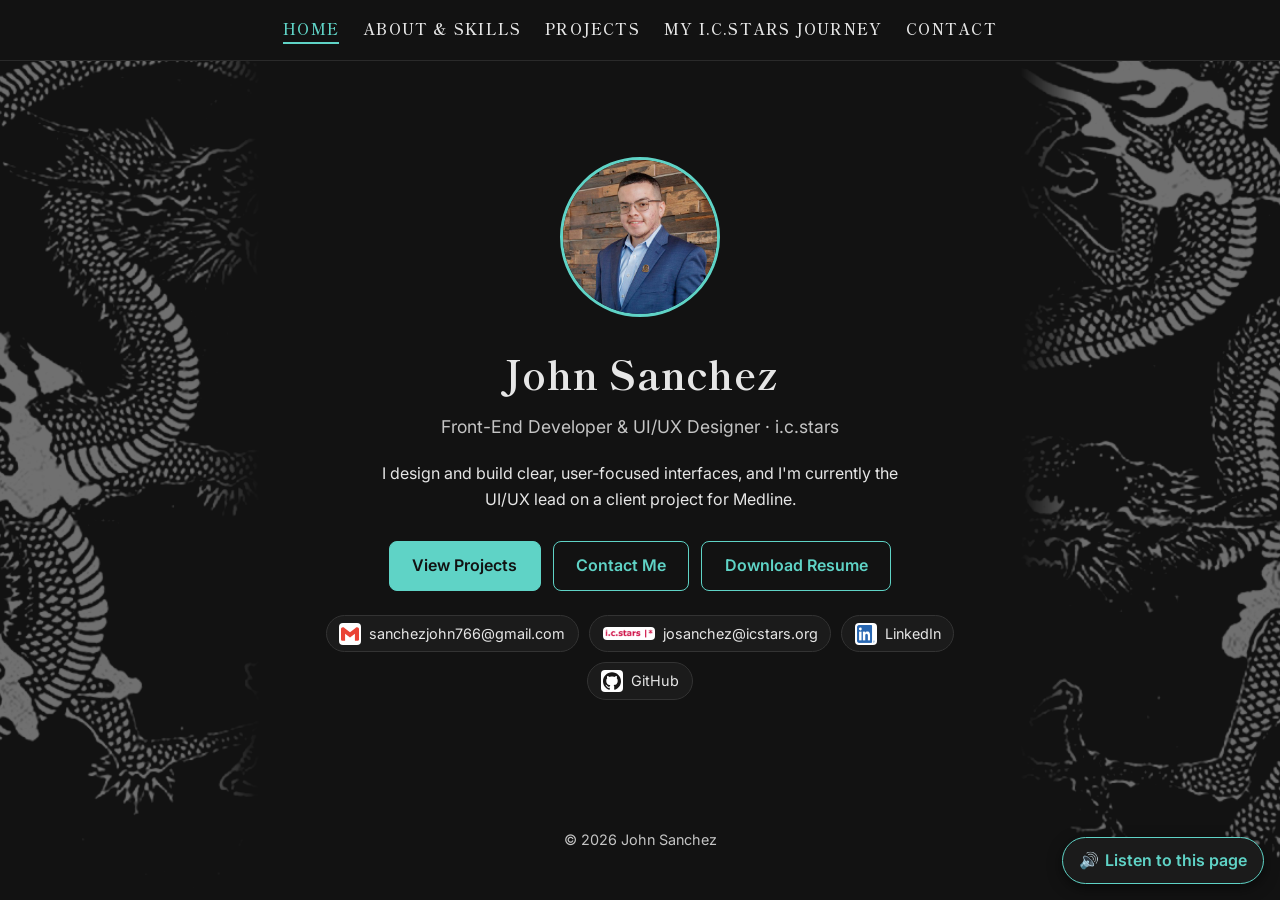
<file: index.html>
<!DOCTYPE html>
<html lang="en">

<head>
    <meta charset="UTF-8">
    <meta name="viewport" content="width=device-width, initial-scale=1.0">
    <title>John Sanchez - Portfolio</title>
    <link rel="preconnect" href="https://fonts.googleapis.com">
    <link rel="preconnect" href="https://fonts.gstatic.com" crossorigin>
    <link href="https://fonts.googleapis.com/css2?family=Inter:wght@400;600&family=Shippori+Mincho:wght@600;700&display=swap" rel="stylesheet">
    <link rel="stylesheet" href="style.css?v=12">
</head>

<body>
    <a class="skip-link" href="#main">Skip to content</a>
    <img src="dragon-left.png" alt="" class="side-art side-left" aria-hidden="true">
    <img src="dragon-right.png" alt="" class="side-art side-right" aria-hidden="true">
    <header>
        <nav>
            <a href="index.html" class="active" aria-current="page">Home</a>
            <a href="about.html">About &amp; Skills</a>
            <a href="projects.html">Projects</a>
            <a href="journey.html">My i.c.stars Journey</a>
            <a href="contact.html">Contact</a>
        </nav>
    </header>
    <main id="main" tabindex="-1">
        <section id="hero">
            <img src="profile.jpg?v=3" alt="Photo of John Sanchez" class="profile-pic">
            <h1>John Sanchez</h1>
            <p class="tagline">
                Front-End Developer &amp; UI/UX Designer · i.c.stars
            </p>
            <p class="intro">
                I design and build clear, user-focused interfaces, and I'm currently the UI/UX lead
                on a client project for Medline.
            </p>
            <div class="hero-buttons">
                <a class="btn btn-primary" href="projects.html">View Projects</a>
                <a class="btn" href="contact.html">Contact Me</a>
                <a class="btn" href="John-Sanchez-Resume.pdf" target="_blank" rel="noopener">Download Resume</a>
            </div>
            <ul class="quick-contact" aria-label="Contact information">
                <li><a href="mailto:sanchezjohn766@gmail.com"><img src="icons/gmail.svg" alt="">sanchezjohn766@gmail.com</a></li>
                <li><a href="mailto:josanchez@icstars.org"><img src="icons/icstars.png" alt="" class="wide">josanchez@icstars.org</a></li>
                <li><a href="https://www.linkedin.com/in/john-sanchez-it/" target="_blank" rel="noopener"><img src="icons/linkedin.png" alt="">LinkedIn</a></li>
                <li><a href="https://github.com/josanchez-star" target="_blank" rel="noopener"><img src="icons/github.svg" alt="">GitHub</a></li>
            </ul>
        </section>
    </main>
    <footer>
        <p>&copy; 2026 John Sanchez</p>
    </footer>
    <script src="read-aloud.js"></script>
</body>

</html>
</file>
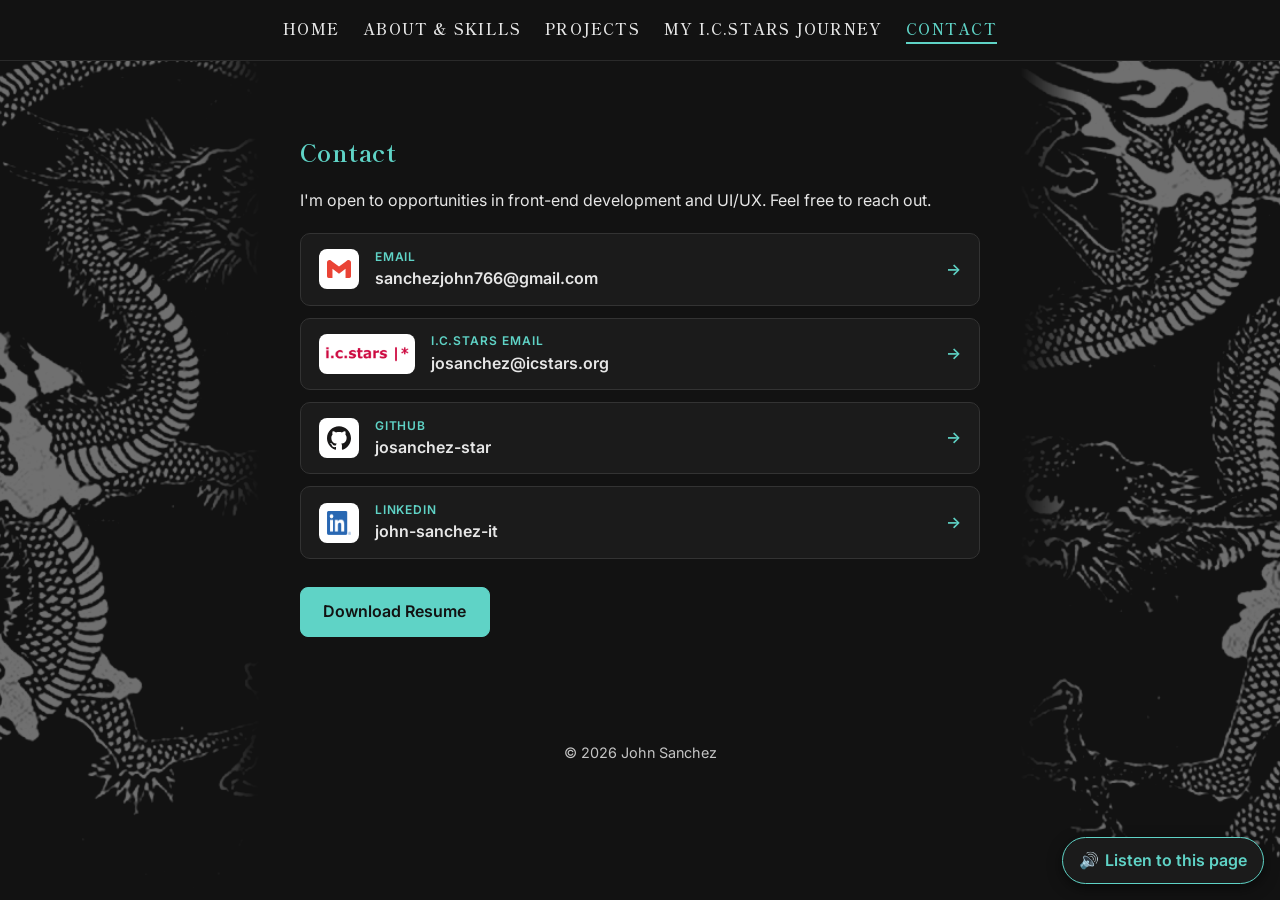
<file: contact.html>
<!DOCTYPE html>
<html lang="en">

<head>
    <meta charset="UTF-8">
    <meta name="viewport" content="width=device-width, initial-scale=1.0">
    <title>Contact | John Sanchez</title>
    <link rel="preconnect" href="https://fonts.googleapis.com">
    <link rel="preconnect" href="https://fonts.gstatic.com" crossorigin>
    <link href="https://fonts.googleapis.com/css2?family=Inter:wght@400;600&family=Shippori+Mincho:wght@600;700&display=swap" rel="stylesheet">
    <link rel="stylesheet" href="style.css?v=12">
</head>

<body>
    <a class="skip-link" href="#main">Skip to content</a>
    <img src="dragon-left.png" alt="" class="side-art side-left" aria-hidden="true">
    <img src="dragon-right.png" alt="" class="side-art side-right" aria-hidden="true">
    <header>
        <nav>
            <a href="index.html">Home</a>
            <a href="about.html">About &amp; Skills</a>
            <a href="projects.html">Projects</a>
            <a href="journey.html">My i.c.stars Journey</a>
            <a href="contact.html" class="active" aria-current="page">Contact</a>
        </nav>
    </header>
    <main id="main" tabindex="-1">
        <section id="contact">
            <h2>Contact</h2>
            <p class="contact-intro">I'm open to opportunities in front-end development and UI/UX. Feel free to reach out.</p>
            <div class="contact-links">
                <a class="contact-link" href="mailto:sanchezjohn766@gmail.com">
                    <span class="contact-icon"><img src="icons/gmail.svg" alt=""></span>
                    <span class="contact-text"><small>Email</small><span>sanchezjohn766@gmail.com</span></span>
                </a>
                <a class="contact-link" href="mailto:josanchez@icstars.org">
                    <span class="contact-icon wide"><img src="icons/icstars.png" alt=""></span>
                    <span class="contact-text"><small>i.c.stars Email</small><span>josanchez@icstars.org</span></span>
                </a>
                <a class="contact-link" href="https://github.com/josanchez-star" target="_blank" rel="noopener">
                    <span class="contact-icon"><img src="icons/github.svg" alt=""></span>
                    <span class="contact-text"><small>GitHub</small><span>josanchez-star</span></span>
                </a>
                <a class="contact-link" href="https://www.linkedin.com/in/john-sanchez-it/" target="_blank" rel="noopener">
                    <span class="contact-icon"><img src="icons/linkedin.png" alt=""></span>
                    <span class="contact-text"><small>LinkedIn</small><span>john-sanchez-it</span></span>
                </a>
            </div>
            <div class="hero-buttons resume-button">
                <a class="btn btn-primary" href="John-Sanchez-Resume.pdf" target="_blank" rel="noopener">Download Resume</a>
            </div>
        </section>
    </main>
    <footer>
        <p>&copy; 2026 John Sanchez</p>
    </footer>
    <script src="read-aloud.js"></script>
</body>

</html>
</file>
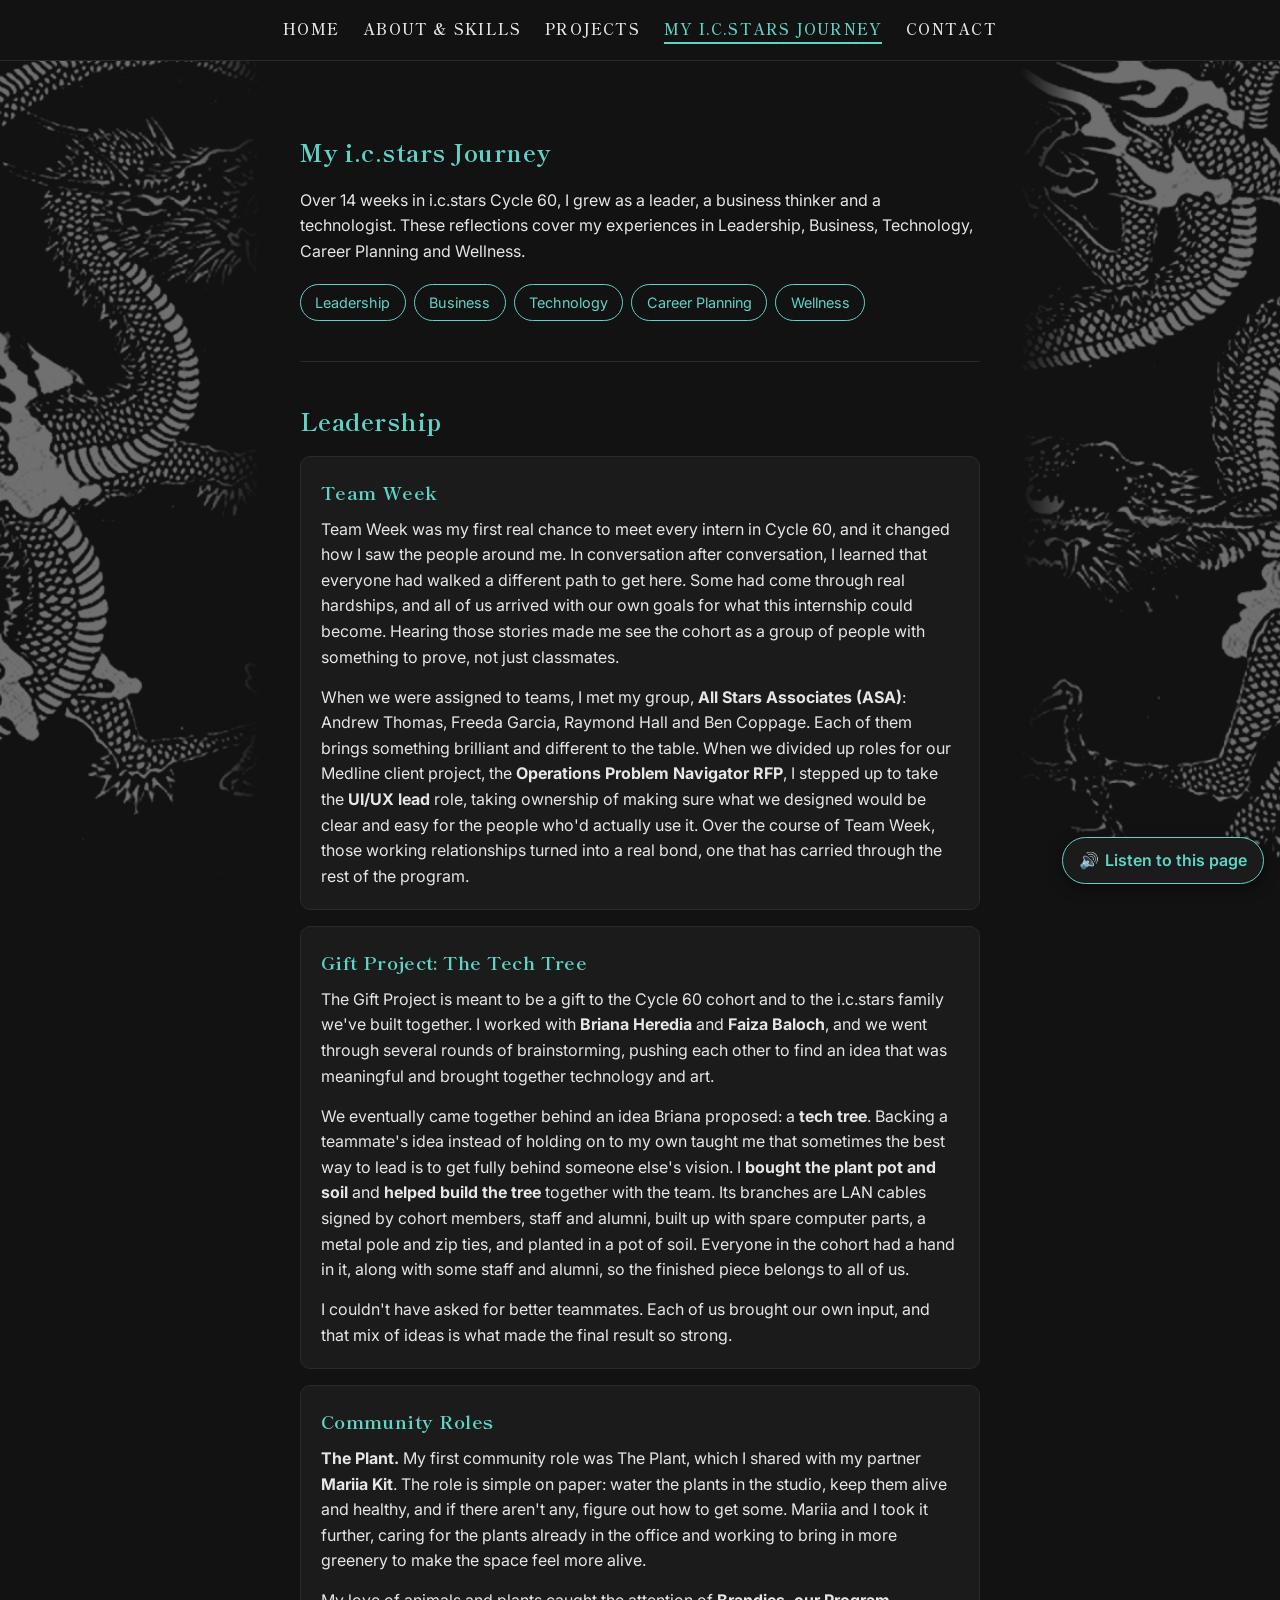
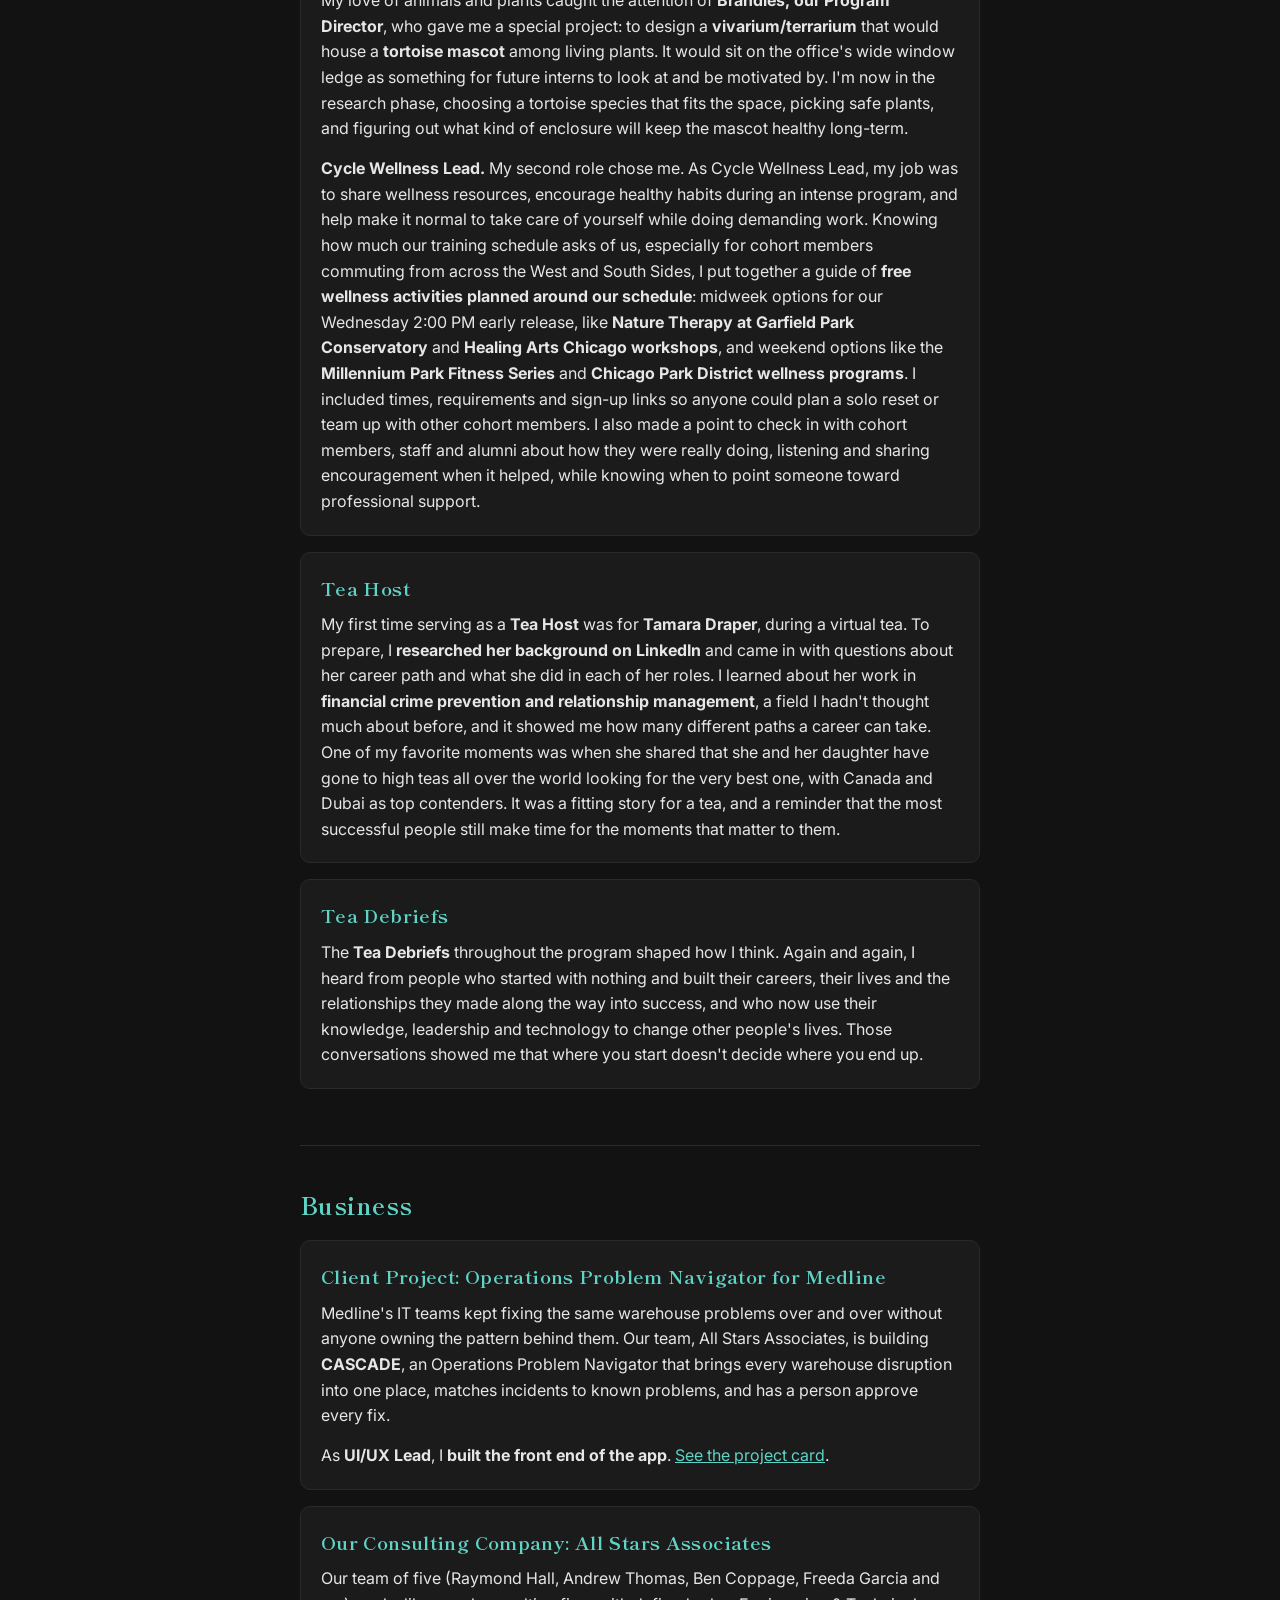
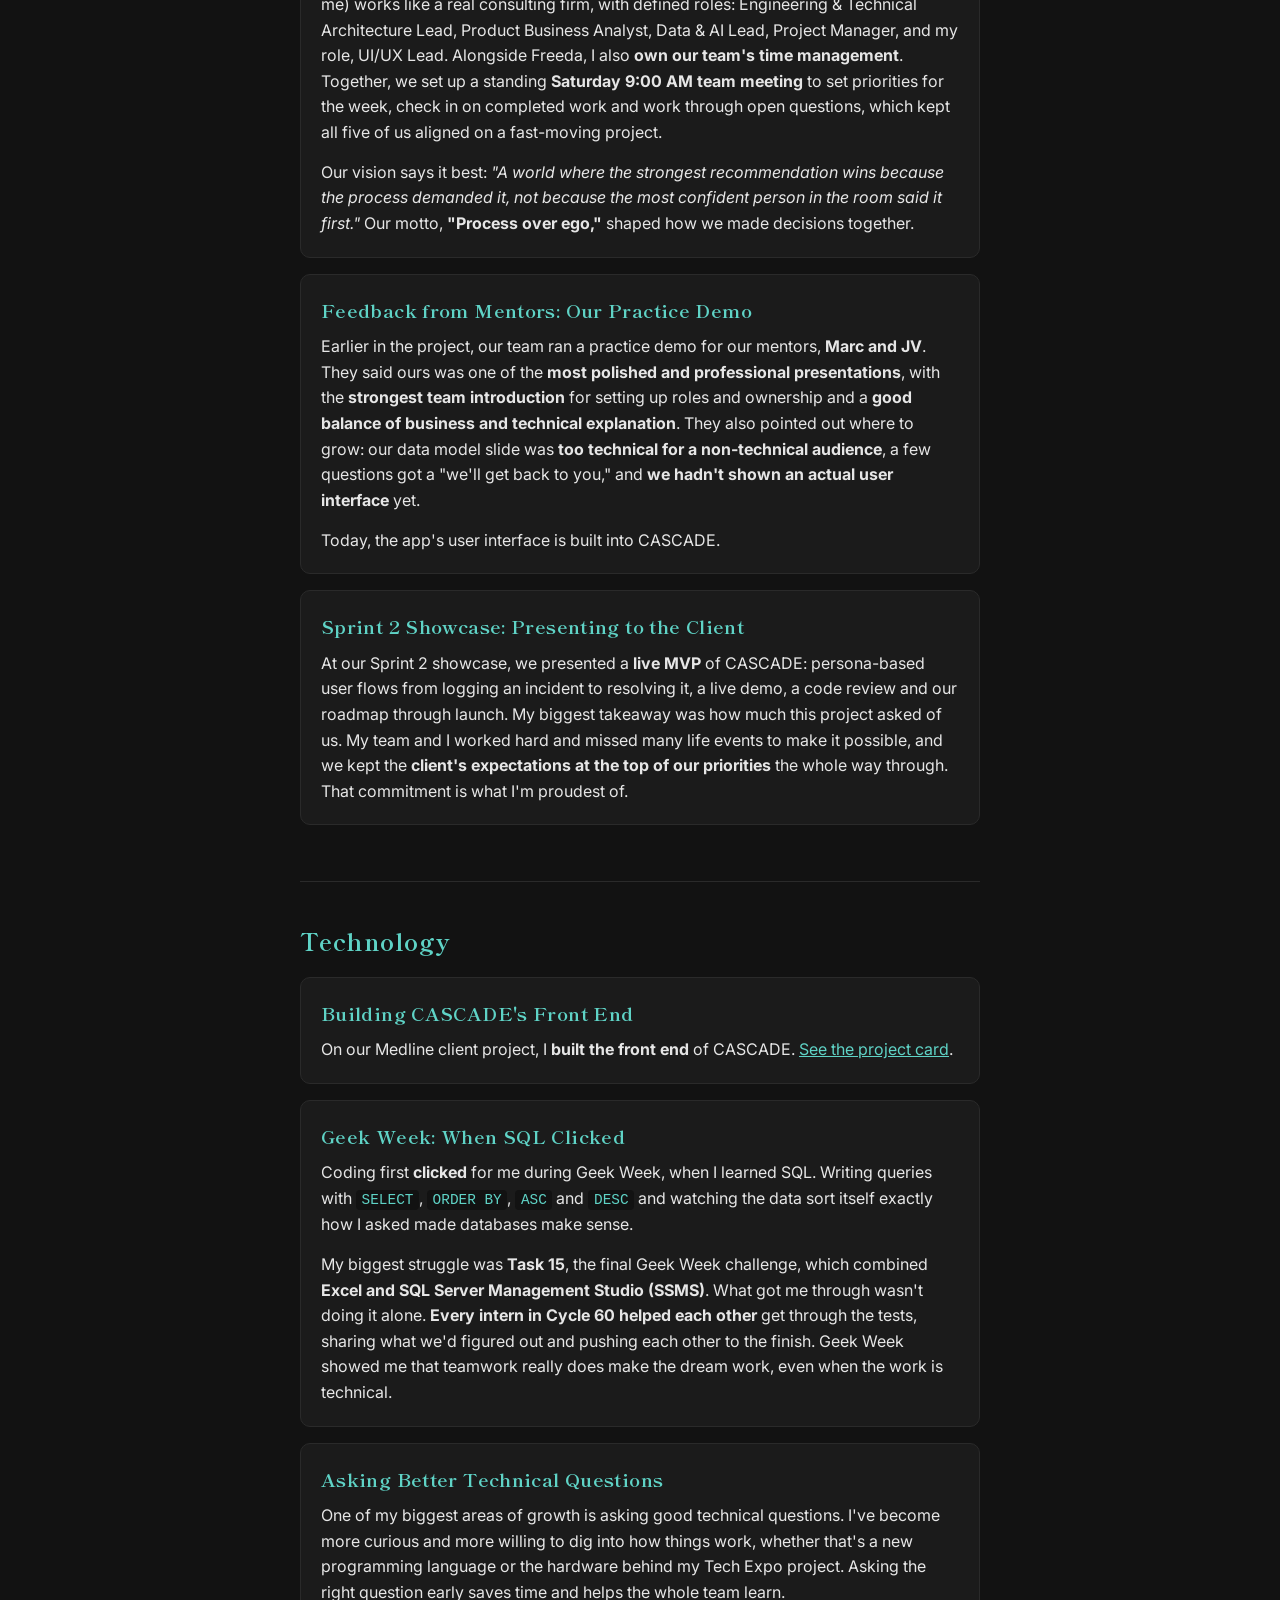
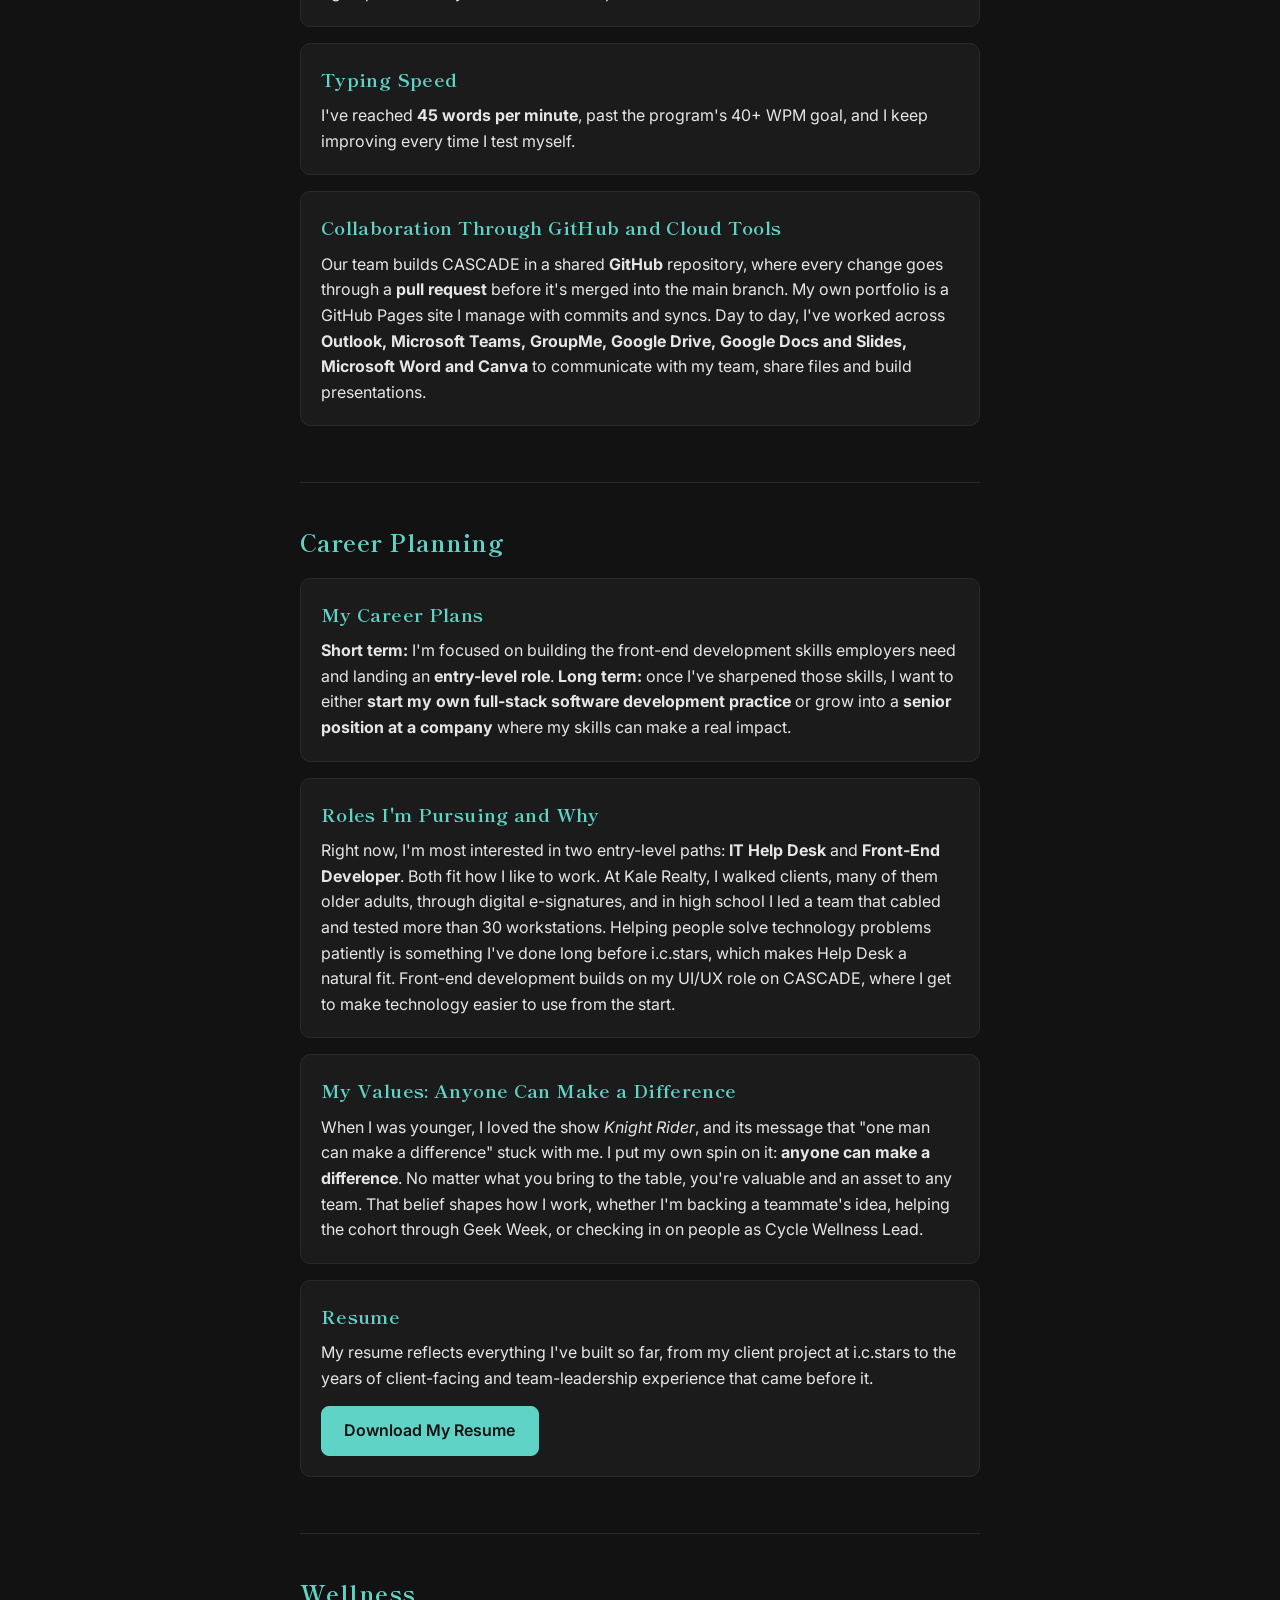
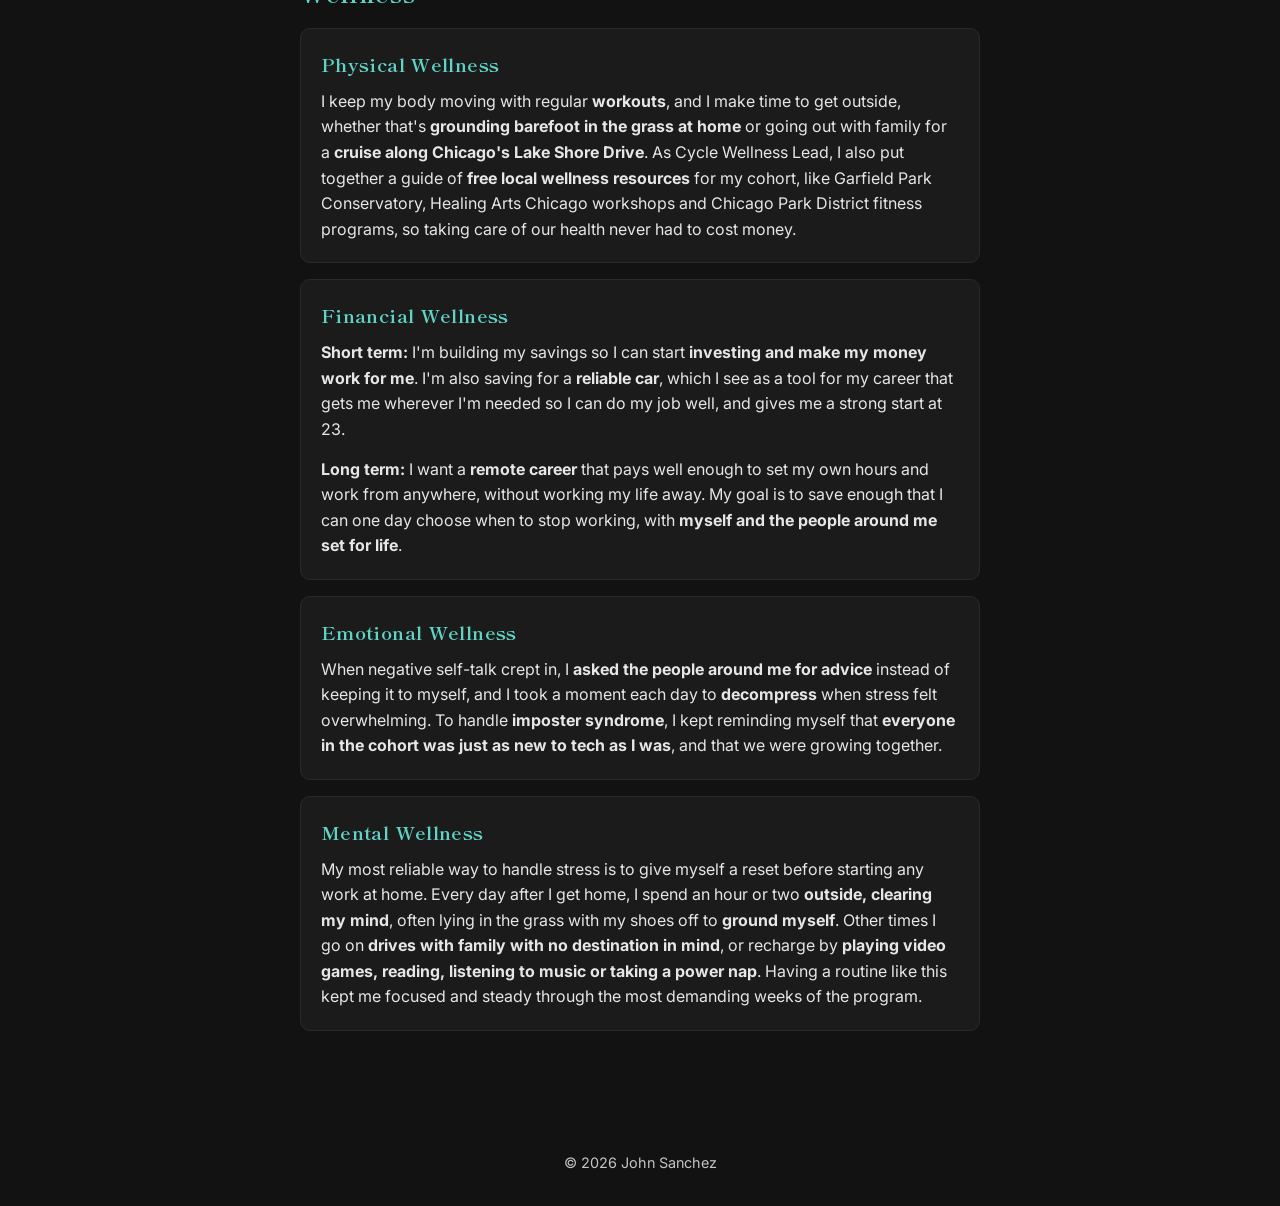
<file: journey.html>
<!DOCTYPE html>
<html lang="en">

<head>
    <meta charset="UTF-8">
    <meta name="viewport" content="width=device-width, initial-scale=1.0">
    <title>My i.c.stars Journey | John Sanchez</title>
    <link rel="preconnect" href="https://fonts.googleapis.com">
    <link rel="preconnect" href="https://fonts.gstatic.com" crossorigin>
    <link href="https://fonts.googleapis.com/css2?family=Inter:wght@400;600&family=Shippori+Mincho:wght@600;700&display=swap" rel="stylesheet">
    <link rel="stylesheet" href="style.css?v=12">
</head>

<body>
    <a class="skip-link" href="#main">Skip to content</a>
    <img src="dragon-left.png" alt="" class="side-art side-left" aria-hidden="true">
    <img src="dragon-right.png" alt="" class="side-art side-right" aria-hidden="true">
    <header>
        <nav>
            <a href="index.html">Home</a>
            <a href="about.html">About &amp; Skills</a>
            <a href="projects.html">Projects</a>
            <a href="journey.html" class="active" aria-current="page">My i.c.stars Journey</a>
            <a href="contact.html">Contact</a>
        </nav>
    </header>
    <main id="main" tabindex="-1">
        <section id="journey-intro">
            <h2>My i.c.stars Journey</h2>
            <p>
                Over 14 weeks in i.c.stars Cycle 60, I grew as a leader, a business thinker and a technologist.
                These reflections cover my experiences in Leadership, Business, Technology, Career Planning and Wellness.
            </p>
            <ul class="journey-toc">
                <li><a href="#leadership">Leadership</a></li>
                <li><a href="#business">Business</a></li>
                <li><a href="#technology">Technology</a></li>
                <li><a href="#career">Career Planning</a></li>
                <li><a href="#wellness">Wellness</a></li>
            </ul>
        </section>

        <section id="leadership">
            <h2>Leadership</h2>

            <article class="reflection">
                <h3>Team Week</h3>
                <p>
                    Team Week was my first real chance to meet every intern in Cycle 60, and it changed how I saw the
                    people around me. In conversation after conversation, I learned that everyone had walked a different
                    path to get here. Some had come through real hardships, and all of us arrived with our own goals for
                    what this internship could become. Hearing those stories made me see the cohort as a group of people
                    with something to prove, not just classmates.
                </p>
                <p>
                    When we were assigned to teams, I met my group, <strong>All Stars Associates (ASA)</strong>: Andrew
                    Thomas, Freeda Garcia, Raymond Hall and Ben Coppage. Each of them brings something brilliant and
                    different to the table. When we divided up roles for our Medline client project, the
                    <strong>Operations Problem Navigator RFP</strong>, I stepped up to take the <strong>UI/UX lead</strong>
                    role, taking ownership of making sure what we designed would be clear and easy for the people who'd
                    actually use it. Over the course of Team Week, those working relationships turned into a real bond,
                    one that has carried through the rest of the program.
                </p>
            </article>

            <article class="reflection">
                <h3>Gift Project: The Tech Tree</h3>
                <p>
                    The Gift Project is meant to be a gift to the Cycle 60 cohort and to the i.c.stars family we've built
                    together. I worked with <strong>Briana Heredia</strong> and <strong>Faiza Baloch</strong>, and we went
                    through several rounds of brainstorming, pushing each other to find an idea that was meaningful and
                    brought together technology and art.
                </p>
                <p>
                    We eventually came together behind an idea Briana proposed: a <strong>tech tree</strong>. Backing a
                    teammate's idea instead of holding on to my own taught me that sometimes the best way to lead is to
                    get fully behind someone else's vision. I <strong>bought the plant pot and soil</strong> and
                    <strong>helped build the tree</strong> together with the team. Its branches are LAN cables signed by
                    cohort members, staff and alumni, built up with spare computer parts, a metal pole and zip ties, and
                    planted in a pot of soil. Everyone in the cohort had a hand in it, along with some staff and alumni,
                    so the finished piece belongs to all of us.
                </p>
                <p>
                    I couldn't have asked for better teammates. Each of us brought our own input, and that mix of ideas
                    is what made the final result so strong.
                </p>
            </article>

            <article class="reflection">
                <h3>Community Roles</h3>
                <p>
                    <strong>The Plant.</strong> My first community role was The Plant, which I shared with my partner
                    <strong>Mariia Kit</strong>. The role is simple on paper: water the plants in the studio, keep them
                    alive and healthy, and if there aren't any, figure out how to get some. Mariia and I took it further,
                    caring for the plants already in the office and working to bring in more greenery to make the space
                    feel more alive.
                </p>
                <p>
                    My love of animals and plants caught the attention of <strong>Brandies, our Program Director</strong>,
                    who gave me a special project: to design a <strong>vivarium/terrarium</strong> that would house a
                    <strong>tortoise mascot</strong> among living plants. It would sit on the office's wide window ledge
                    as something for future interns to look at and be motivated by. I'm now in the research phase,
                    choosing a tortoise species that fits the space, picking safe plants, and figuring out what kind of
                    enclosure will keep the mascot healthy long-term.
                </p>
                <p>
                    <strong>Cycle Wellness Lead.</strong> My second role chose me. As Cycle Wellness Lead, my job was to
                    share wellness resources, encourage healthy habits during an intense program, and help make it normal
                    to take care of yourself while doing demanding work. Knowing how much our training schedule asks of
                    us, especially for cohort members commuting from across the West and South Sides, I put together a
                    guide of <strong>free wellness activities planned around our schedule</strong>: midweek options for
                    our Wednesday 2:00 PM early release, like <strong>Nature Therapy at Garfield Park Conservatory</strong>
                    and <strong>Healing Arts Chicago workshops</strong>, and weekend options like the
                    <strong>Millennium Park Fitness Series</strong> and <strong>Chicago Park District wellness
                    programs</strong>. I included times, requirements and sign-up links so anyone could plan a solo reset
                    or team up with other cohort members. I also made a point to check in with cohort members, staff and
                    alumni about how they were really doing, listening and sharing encouragement when it helped, while
                    knowing when to point someone toward professional support.
                </p>
            </article>

            <article class="reflection">
                <h3>Tea Host</h3>
                <p>
                    My first time serving as a <strong>Tea Host</strong> was for <strong>Tamara Draper</strong>, during a
                    virtual tea. To prepare, I <strong>researched her background on LinkedIn</strong> and came in with
                    questions about her career path and what she did in each of her roles. I learned about her work in
                    <strong>financial crime prevention and relationship management</strong>, a field I hadn't thought
                    much about before, and it showed me how many different paths a career can take. One of my favorite
                    moments was when she shared that she and her daughter have gone to high teas all over the world
                    looking for the very best one, with Canada and Dubai as top contenders. It was a fitting story for a
                    tea, and a reminder that the most successful people still make time for the moments that matter to
                    them.
                </p>
            </article>

            <article class="reflection">
                <h3>Tea Debriefs</h3>
                <p>
                    The <strong>Tea Debriefs</strong> throughout the program shaped how I think. Again and again, I heard
                    from people who started with nothing and built their careers, their lives and the relationships they
                    made along the way into success, and who now use their knowledge, leadership and technology to change
                    other people's lives. Those conversations showed me that where you start doesn't decide where you end
                    up.
                </p>
            </article>
        </section>

        <section id="business">
            <h2>Business</h2>

            <article class="reflection">
                <h3>Client Project: Operations Problem Navigator for Medline</h3>
                <p>
                    Medline's IT teams kept fixing the same warehouse problems over and over without anyone owning the
                    pattern behind them. Our team, All Stars Associates, is building <strong>CASCADE</strong>, an
                    Operations Problem Navigator that brings every warehouse disruption into one place, matches incidents
                    to known problems, and has a person approve every fix.
                </p>
                <p>
                    As <strong>UI/UX Lead</strong>, I <strong>built the front end of the app</strong>.
                    <a href="projects.html">See the project card</a>.
                </p>
            </article>

            <article class="reflection">
                <h3>Our Consulting Company: All Stars Associates</h3>
                <p>
                    Our team of five (Raymond Hall, Andrew Thomas, Ben Coppage, Freeda Garcia and me) works like a real
                    consulting firm, with defined roles: Engineering &amp; Technical Architecture Lead, Product Business
                    Analyst, Data &amp; AI Lead, Project Manager, and my role, UI/UX Lead. Alongside Freeda, I also
                    <strong>own our team's time management</strong>. Together, we set up a standing
                    <strong>Saturday 9:00 AM team meeting</strong> to set priorities for the week, check in on completed
                    work and work through open questions, which kept all five of us aligned on a fast-moving project.
                </p>
                <p>
                    Our vision says it best: <em>"A world where the strongest recommendation wins because the process
                    demanded it, not because the most confident person in the room said it first."</em> Our motto,
                    <strong>"Process over ego,"</strong> shaped how we made decisions together.
                </p>
            </article>

            <article class="reflection">
                <h3>Feedback from Mentors: Our Practice Demo</h3>
                <p>
                    Earlier in the project, our team ran a practice demo for our mentors, <strong>Marc and JV</strong>.
                    They said ours was one of the <strong>most polished and professional presentations</strong>, with the
                    <strong>strongest team introduction</strong> for setting up roles and ownership and a <strong>good
                    balance of business and technical explanation</strong>. They also pointed out where to grow: our data
                    model slide was <strong>too technical for a non-technical audience</strong>, a few questions got a
                    "we'll get back to you," and <strong>we hadn't shown an actual user interface</strong> yet.
                </p>
                <p>
                    Today, the app's user interface is built into CASCADE.
                </p>
            </article>

            <article class="reflection">
                <h3>Sprint 2 Showcase: Presenting to the Client</h3>
                <p>
                    At our Sprint 2 showcase, we presented a <strong>live MVP</strong> of CASCADE: persona-based user
                    flows from logging an incident to resolving it, a live demo, a code review and our roadmap through
                    launch. My biggest takeaway was how much this project asked of us. My team and I worked hard and
                    missed many life events to make it possible, and we kept the <strong>client's expectations at the top
                    of our priorities</strong> the whole way through. That commitment is what I'm proudest of.
                </p>
            </article>
        </section>

        <section id="technology">
            <h2>Technology</h2>

            <article class="reflection">
                <h3>Building CASCADE's Front End</h3>
                <p>
                    On our Medline client project, I <strong>built the front end</strong> of CASCADE.
                    <a href="projects.html">See the project card</a>.
                </p>
            </article>

            <article class="reflection">
                <h3>Geek Week: When SQL Clicked</h3>
                <p>
                    Coding first <strong>clicked</strong> for me during Geek Week, when I learned SQL. Writing queries with
                    <code>SELECT</code>, <code>ORDER BY</code>, <code>ASC</code> and <code>DESC</code> and watching the data
                    sort itself exactly how I asked made databases make sense.
                </p>
                <p>
                    My biggest struggle was <strong>Task 15</strong>, the final Geek Week challenge, which combined
                    <strong>Excel and SQL Server Management Studio (SSMS)</strong>. What got me through wasn't doing it
                    alone. <strong>Every intern in Cycle 60 helped each other</strong> get through the tests, sharing what
                    we'd figured out and pushing each other to the finish. Geek Week showed me that teamwork really does
                    make the dream work, even when the work is technical.
                </p>
            </article>

            <article class="reflection">
                <h3>Asking Better Technical Questions</h3>
                <p>
                    One of my biggest areas of growth is asking good technical questions. I've become more curious and
                    more willing to dig into how things work, whether that's a new programming language or the hardware
                    behind my Tech Expo project. Asking the right question early saves time and helps the whole team
                    learn.
                </p>
            </article>

            <article class="reflection">
                <h3>Typing Speed</h3>
                <p>
                    I've reached <strong>45 words per minute</strong>, past the program's 40+ WPM goal, and I keep
                    improving every time I test myself.
                </p>
            </article>

            <article class="reflection">
                <h3>Collaboration Through GitHub and Cloud Tools</h3>
                <p>
                    Our team builds CASCADE in a shared <strong>GitHub</strong> repository, where every change goes through
                    a <strong>pull request</strong> before it's merged into the main branch. My own portfolio is a GitHub
                    Pages site I manage with commits and syncs. Day to day, I've worked across <strong>Outlook, Microsoft
                    Teams, GroupMe, Google Drive, Google Docs and Slides, Microsoft Word and Canva</strong> to communicate
                    with my team, share files and build presentations.
                </p>
            </article>
        </section>

        <section id="career">
            <h2>Career Planning</h2>

            <article class="reflection">
                <h3>My Career Plans</h3>
                <p>
                    <strong>Short term:</strong> I'm focused on building the front-end development skills employers need
                    and landing an <strong>entry-level role</strong>. <strong>Long term:</strong> once I've sharpened those
                    skills, I want to either <strong>start my own full-stack software development practice</strong> or
                    grow into a <strong>senior position at a company</strong> where my skills can make a real impact.
                </p>
            </article>

            <article class="reflection">
                <h3>Roles I'm Pursuing and Why</h3>
                <p>
                    Right now, I'm most interested in two entry-level paths: <strong>IT Help Desk</strong> and
                    <strong>Front-End Developer</strong>. Both fit how I like to work. At Kale Realty, I walked clients,
                    many of them older adults, through digital e-signatures, and in high school I led a team that cabled
                    and tested more than 30 workstations. Helping people solve technology problems patiently is something
                    I've done long before i.c.stars, which makes Help Desk a natural fit. Front-end development builds on
                    my UI/UX role on CASCADE, where I get to make technology easier to use from the start.
                </p>
            </article>

            <article class="reflection">
                <h3>My Values: Anyone Can Make a Difference</h3>
                <p>
                    When I was younger, I loved the show <em>Knight Rider</em>, and its message that "one man can make a
                    difference" stuck with me. I put my own spin on it: <strong>anyone can make a difference</strong>. No
                    matter what you bring to the table, you're valuable and an asset to any team. That belief shapes how I
                    work, whether I'm backing a teammate's idea, helping the cohort through Geek Week, or checking in on
                    people as Cycle Wellness Lead.
                </p>
            </article>

            <article class="reflection">
                <h3>Resume</h3>
                <p>
                    My resume reflects everything I've built so far, from my client project at i.c.stars to the years of
                    client-facing and team-leadership experience that came before it.
                </p>
                <p>
                    <a class="btn btn-primary" href="John-Sanchez-Resume.pdf" target="_blank" rel="noopener">Download My Resume</a>
                </p>
            </article>
        </section>

        <section id="wellness">
            <h2>Wellness</h2>

            <article class="reflection">
                <h3>Physical Wellness</h3>
                <p>
                    I keep my body moving with regular <strong>workouts</strong>, and I make time to get outside, whether
                    that's <strong>grounding barefoot in the grass at home</strong> or going out with family for a
                    <strong>cruise along Chicago's Lake Shore Drive</strong>. As Cycle Wellness Lead, I also put together a
                    guide of <strong>free local wellness resources</strong> for my cohort, like Garfield Park Conservatory,
                    Healing Arts Chicago workshops and Chicago Park District fitness programs, so taking care of our health
                    never had to cost money.
                </p>
            </article>

            <article class="reflection">
                <h3>Financial Wellness</h3>
                <p>
                    <strong>Short term:</strong> I'm building my savings so I can start <strong>investing and make my money
                    work for me</strong>. I'm also saving for a <strong>reliable car</strong>, which I see as a tool for my
                    career that gets me wherever I'm needed so I can do my job well, and gives me a strong start at 23.
                </p>
                <p>
                    <strong>Long term:</strong> I want a <strong>remote career</strong> that pays well enough to set my own
                    hours and work from anywhere, without working my life away. My goal is to save enough that I can one
                    day choose when to stop working, with <strong>myself and the people around me set for life</strong>.
                </p>
            </article>

            <article class="reflection">
                <h3>Emotional Wellness</h3>
                <p>
                    When negative self-talk crept in, I <strong>asked the people around me for advice</strong> instead of
                    keeping it to myself, and I took a moment each day to <strong>decompress</strong> when stress felt
                    overwhelming. To handle <strong>imposter syndrome</strong>, I kept reminding myself that
                    <strong>everyone in the cohort was just as new to tech as I was</strong>, and that we were growing
                    together.
                </p>
            </article>

            <article class="reflection">
                <h3>Mental Wellness</h3>
                <p>
                    My most reliable way to handle stress is to give myself a reset before starting any work at home.
                    Every day after I get home, I spend an hour or two <strong>outside, clearing my mind</strong>, often
                    lying in the grass with my shoes off to <strong>ground myself</strong>. Other times I go on
                    <strong>drives with family with no destination in mind</strong>, or recharge by <strong>playing video
                    games, reading, listening to music or taking a power nap</strong>. Having a routine like this kept me
                    focused and steady through the most demanding weeks of the program.
                </p>
            </article>
        </section>
    </main>
    <footer>
        <p>&copy; 2026 John Sanchez</p>
    </footer>
    <script src="read-aloud.js"></script>
</body>

</html>
</file>
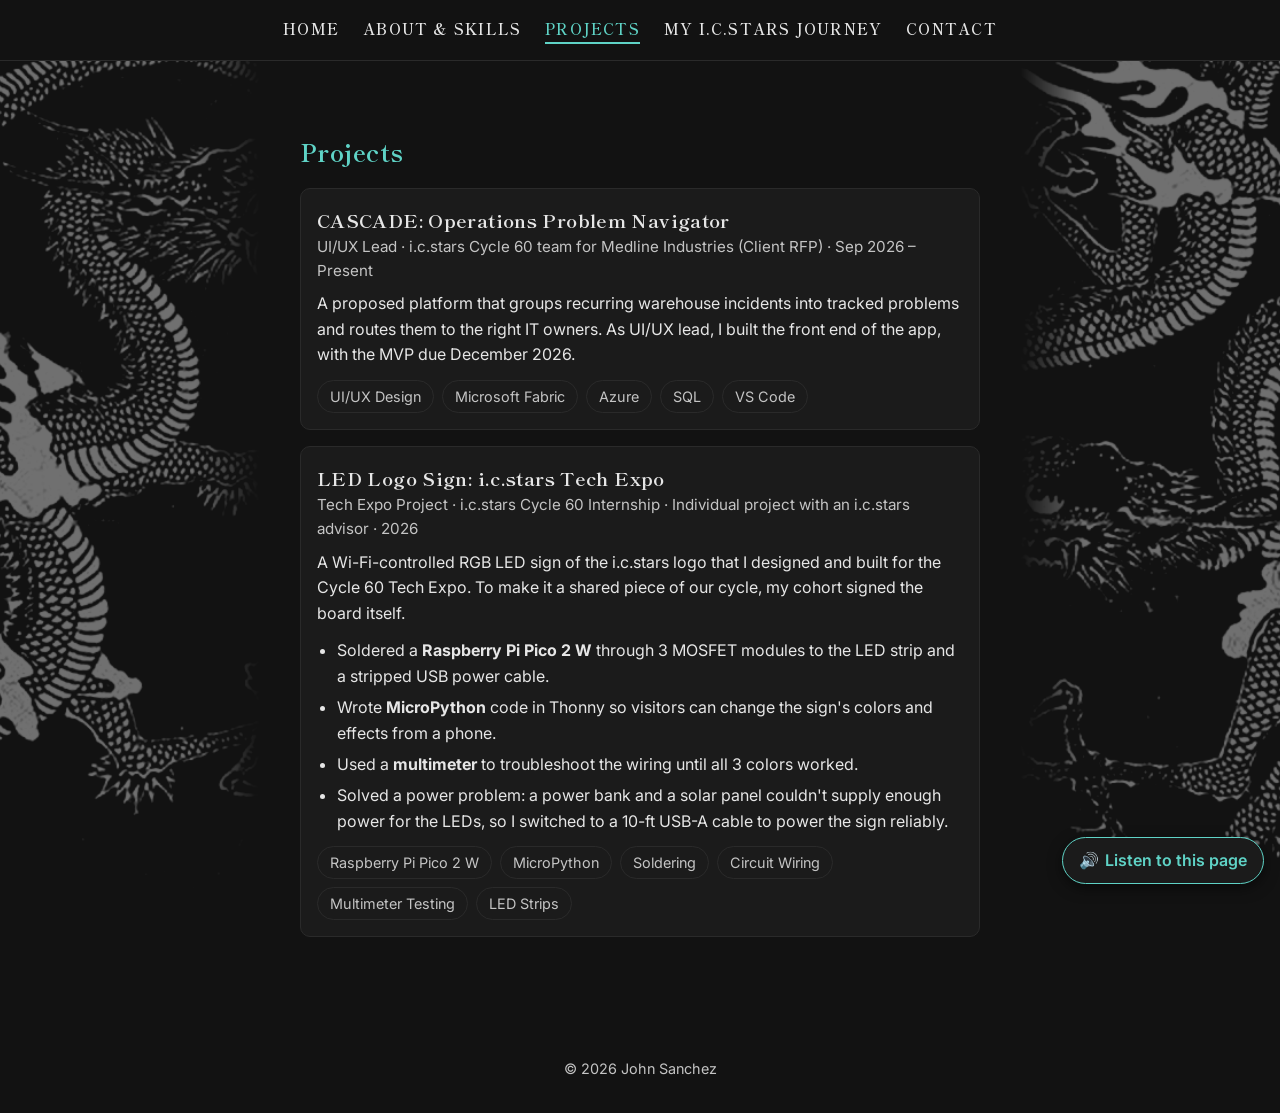
<file: projects.html>
<!DOCTYPE html>
<html lang="en">

<head>
    <meta charset="UTF-8">
    <meta name="viewport" content="width=device-width, initial-scale=1.0">
    <title>Projects | John Sanchez</title>
    <link rel="preconnect" href="https://fonts.googleapis.com">
    <link rel="preconnect" href="https://fonts.gstatic.com" crossorigin>
    <link href="https://fonts.googleapis.com/css2?family=Inter:wght@400;600&family=Shippori+Mincho:wght@600;700&display=swap" rel="stylesheet">
    <link rel="stylesheet" href="style.css?v=12">
</head>

<body>
    <a class="skip-link" href="#main">Skip to content</a>
    <img src="dragon-left.png" alt="" class="side-art side-left" aria-hidden="true">
    <img src="dragon-right.png" alt="" class="side-art side-right" aria-hidden="true">
    <header>
        <nav>
            <a href="index.html">Home</a>
            <a href="about.html">About &amp; Skills</a>
            <a href="projects.html" class="active" aria-current="page">Projects</a>
            <a href="journey.html">My i.c.stars Journey</a>
            <a href="contact.html">Contact</a>
        </nav>
    </header>
    <main id="main" tabindex="-1">
        <section id="projects">
            <h2>Projects</h2>
            <article class="project">
                <h3>CASCADE: Operations Problem Navigator</h3>
                <p class="role">UI/UX Lead · i.c.stars Cycle 60 team for Medline Industries (Client RFP) · Sep 2026 – Present</p>
                <p>
                    A proposed platform that groups recurring warehouse incidents into tracked problems and
                    routes them to the right IT owners. As UI/UX lead, I built the front end of the app,
                    with the MVP due December 2026.
                </p>
                <ul class="tags">
                    <li>UI/UX Design</li>
                    <li>Microsoft Fabric</li>
                    <li>Azure</li>
                    <li>SQL</li>
                    <li>VS Code</li>
                </ul>
            </article>
            <article class="project">
                <h3>LED Logo Sign: i.c.stars Tech Expo</h3>
                <p class="role">Tech Expo Project · i.c.stars Cycle 60 Internship · Individual project with an i.c.stars advisor · 2026</p>
                <p>
                    A Wi-Fi-controlled RGB LED sign of the i.c.stars logo that I designed and built for the Cycle 60 Tech
                    Expo. To make it a shared piece of our cycle, my cohort signed the board itself.
                </p>
                <ul class="highlights">
                    <li>Soldered a <strong>Raspberry Pi Pico 2 W</strong> through 3 MOSFET modules to the LED strip and a stripped USB power cable.</li>
                    <li>Wrote <strong>MicroPython</strong> code in Thonny so visitors can change the sign's colors and effects from a phone.</li>
                    <li>Used a <strong>multimeter</strong> to troubleshoot the wiring until all 3 colors worked.</li>
                    <li>Solved a power problem: a power bank and a solar panel couldn't supply enough power for the LEDs, so I switched to a 10-ft USB-A cable to power the sign reliably.</li>
                </ul>
                <ul class="tags">
                    <li>Raspberry Pi Pico 2 W</li>
                    <li>MicroPython</li>
                    <li>Soldering</li>
                    <li>Circuit Wiring</li>
                    <li>Multimeter Testing</li>
                    <li>LED Strips</li>
                </ul>
            </article>
        </section>
    </main>
    <footer>
        <p>&copy; 2026 John Sanchez</p>
    </footer>
    <script src="read-aloud.js"></script>
</body>

</html>
</file>
<file: style.css>
:root {
    --accent: #5FD3C6;
    --ink: #e6e6e6;
    --muted: #c4c4c4;
    --bg: #121212;
}

* {
    box-sizing: border-box;
    margin: 0;
    padding: 0;
}

body {
    font-family: system-ui, -apple-system, sans-serif;
    color: var(--ink);
    line-height: 1.6;
    background: var(--bg);
}

header {
    position: sticky;
    top: 0;
    background: var(--bg);
    border-bottom: 1px solid #2a2a2a;
}

nav {
    display: flex;
    gap: 1.5rem;
    justify-content: center;
    padding: 1rem;
}

nav a {
    text-decoration: none;
    color: var(--ink);
    font-weight: 600;
}

nav a:hover {
    color: var(--accent);
}

main {
    max-width: 720px;
    margin: 0 auto;
    padding: 2rem 1.25rem;
}

section {
    padding: 2.5rem 0;
    border-bottom: 1px solid #2a2a2a;
}

#hero {
    text-align: center;
    padding: 4rem 0;
}

h1 {
    font-size: 2.5rem;
}

.tagline {
    color: var(--muted);
    font-size: 1.1rem;
    margin-top: 0.5rem;
}

h2 {
    margin-bottom: 1rem;
    color: var(--accent);
}

.project {
    padding: 1rem;
    border: 1px solid #2a2a2a;
}
.tags {
    display: flex;
    flex-wrap: wrap;
    gap: 0.5rem;
    list-style: none;
    margin-top: 0.75rem;
}
.tags li {
    padding: 0.25rem 0.75rem;
    border: 1px solid #2a2a2a;
    border-radius: 999px;
    font-size: 0.9rem;
    color: var(--muted);
}
.role {
    color: var(--muted);
    font-size: 0.95rem;
    margin-bottom: 0.5rem;
}
.profile-pic {
    width: 160px;
    height: 160px;
    border-radius: 50%;
    object-fit: cover;
    border: 3px solid var(--accent);
    display: block;
    margin: 0 auto 1.5rem;
}

/* Fonts */
body {
    font-family: 'Inter', system-ui, sans-serif;
}
h1, h2, h3 {
    font-family: 'Shippori Mincho', serif;
    font-weight: 700;
    letter-spacing: 0.02em;
}
nav a {
    font-family: 'Shippori Mincho', serif;
    letter-spacing: 0.08em;
    text-transform: uppercase;
    font-size: 0.95rem;
}

/* Dragon side art (traditional artwork, The Met, 53.101.81) */
header {
    z-index: 10;
}
.side-art {
    position: fixed;
    top: 0;
    height: 100vh;
    width: calc((100vw - 760px) / 2);
    object-fit: cover;
    opacity: 0.4;
    pointer-events: none;
    z-index: -1;
}
.side-left {
    left: 0;
    object-position: 60% center;
    -webkit-mask-image: linear-gradient(to right, #000 75%, transparent);
    mask-image: linear-gradient(to right, #000 75%, transparent);
}
.side-right {
    right: 0;
    object-position: 40% center;
    -webkit-mask-image: linear-gradient(to left, #000 75%, transparent);
    mask-image: linear-gradient(to left, #000 75%, transparent);
}
@media (max-width: 1000px) {
    .side-art {
        display: none;
    }
}

/* Links */
a {
    color: var(--accent);
}

/* Contact cards */
.contact-intro {
    margin-bottom: 1.25rem;
}
.contact-links {
    display: flex;
    flex-direction: column;
    gap: 0.75rem;
}
.contact-link {
    display: flex;
    align-items: center;
    gap: 1rem;
    padding: 0.8rem 1.1rem;
    border: 1px solid #333;
    border-radius: 10px;
    background: #1b1b1b;
    color: var(--ink);
    text-decoration: none;
    transition: border-color 0.2s, background 0.2s;
}
.contact-link:hover,
.contact-link:focus-visible {
    border-color: var(--accent);
    background: #152321;
}
.contact-link::after {
    content: "\2192";
    margin-left: auto;
    color: var(--accent);
    font-weight: 600;
}
.contact-icon {
    width: 40px;
    height: 40px;
    border-radius: 8px;
    background: #fff;
    display: flex;
    align-items: center;
    justify-content: center;
    flex-shrink: 0;
}
.contact-icon img {
    width: 24px;
    height: 24px;
}
.contact-icon.wide {
    width: 96px;
}
.contact-icon.wide img {
    width: 84px;
    height: auto;
}
.contact-text {
    display: flex;
    flex-direction: column;
    min-width: 0;
}
.contact-text small {
    font-size: 0.75rem;
    text-transform: uppercase;
    letter-spacing: 0.08em;
    color: var(--accent);
    font-weight: 600;
}
.contact-text span {
    font-weight: 600;
    overflow-wrap: anywhere;
}

/* Multi-page layout */
nav a.active {
    color: var(--accent);
    border-bottom: 2px solid var(--accent);
    padding-bottom: 2px;
}
main section:last-child {
    border-bottom: none;
}
.project {
    border-radius: 10px;
    background: #1b1b1b;
    margin-bottom: 1rem;
}
.intro {
    max-width: 520px;
    margin: 1.25rem auto 0;
    color: var(--ink);
}
.hero-buttons {
    display: flex;
    gap: 0.75rem;
    justify-content: center;
    flex-wrap: wrap;
    margin-top: 1.75rem;
}
.btn {
    display: inline-block;
    padding: 0.7rem 1.4rem;
    border: 1px solid var(--accent);
    border-radius: 8px;
    color: var(--accent);
    text-decoration: none;
    font-weight: 600;
    transition: background 0.2s, color 0.2s;
}
.btn:hover,
.btn:focus-visible {
    background: #152321;
}
.btn-primary {
    background: var(--accent);
    color: #121212;
}
.btn-primary:hover,
.btn-primary:focus-visible {
    background: #8ae3d9;
    color: #121212;
}
footer {
    text-align: center;
    padding: 2rem 1rem;
    color: var(--muted);
    font-size: 0.9rem;
}
#about p + p {
    margin-top: 1rem;
}

/* Project highlights and resume button */
.highlights {
    margin: 0.75rem 0 0 1.25rem;
}
.highlights li {
    margin-bottom: 0.35rem;
}
.resume-button {
    justify-content: flex-start;
}

.skill-group {
    font-size: 1rem;
    color: var(--ink);
    margin: 1.25rem 0 0.5rem;
}

/* Beyond the Code */
.photo-grid {
    display: grid;
    grid-template-columns: repeat(2, 1fr);
    gap: 1rem;
}
.photo-grid figure {
    margin: 0;
    background: #1b1b1b;
    border: 1px solid #2a2a2a;
    border-radius: 10px;
    overflow: hidden;
}
.photo-grid img {
    display: block;
    width: 100%;
    aspect-ratio: 4 / 3;
    object-fit: cover;
}
.photo-grid figcaption {
    padding: 0.75rem 0.9rem 0.9rem;
    font-size: 0.9rem;
    color: var(--muted);
}
.photo-grid figcaption strong {
    display: block;
    color: var(--accent);
    margin-bottom: 0.2rem;
}

/* Clickable gallery card + lightbox */
.gallery-open {
    position: relative;
    display: block;
    width: 100%;
    padding: 0;
    border: none;
    background: none;
    cursor: pointer;
}
.gallery-open:hover img,
.gallery-open:focus-visible img {
    opacity: 0.85;
}
.gallery-open:focus-visible {
    outline: 2px solid var(--accent);
    outline-offset: -2px;
}
.gallery-count {
    position: absolute;
    right: 0.6rem;
    bottom: 0.6rem;
    padding: 0.2rem 0.6rem;
    border-radius: 999px;
    background: rgba(18, 18, 18, 0.85);
    color: var(--accent);
    font-size: 0.8rem;
    font-weight: 600;
}
.lightbox {
    position: fixed;
    inset: 0;
    z-index: 100;
    display: flex;
    align-items: center;
    justify-content: center;
    gap: 1rem;
    padding: 1rem;
    background: rgba(0, 0, 0, 0.92);
}
.lightbox[hidden] {
    display: none;
}
.lightbox figure {
    margin: 0;
    max-width: min(90vw, 1000px);
    text-align: center;
}
.lightbox img {
    max-width: 100%;
    max-height: 78vh;
    border-radius: 8px;
}
.lightbox figcaption {
    margin-top: 0.75rem;
    color: var(--ink);
}
.lightbox button {
    border: 1px solid #444;
    background: #1b1b1b;
    color: var(--accent);
    border-radius: 50%;
    width: 2.75rem;
    height: 2.75rem;
    font-size: 1.6rem;
    line-height: 1;
    cursor: pointer;
    flex-shrink: 0;
}
.lightbox button:hover,
.lightbox button:focus-visible {
    border-color: var(--accent);
}
.lb-close {
    position: absolute;
    top: 1rem;
    right: 1rem;
}
@media (max-width: 600px) {
    .lb-prev, .lb-next {
        position: absolute;
        bottom: 1rem;
    }
    .lb-prev { left: 1rem; }
    .lb-next { right: 1rem; }
}

@media (max-width: 600px) {
    .photo-grid {
        grid-template-columns: 1fr;
    }
}

/* My i.c.stars Journey page */
nav {
    flex-wrap: wrap;
}
.journey-toc {
    display: flex;
    flex-wrap: wrap;
    gap: 0.5rem;
    list-style: none;
    margin-top: 1.25rem;
}
.journey-toc a {
    display: inline-block;
    padding: 0.35rem 0.9rem;
    border: 1px solid var(--accent);
    border-radius: 999px;
    color: var(--accent);
    text-decoration: none;
    font-size: 0.9rem;
}
.journey-toc a:hover,
.journey-toc a:focus-visible {
    background: #152321;
}
.reflection {
    padding: 1.25rem;
    margin-bottom: 1rem;
    border: 1px solid #2a2a2a;
    border-radius: 10px;
    background: #1b1b1b;
}
.reflection h3 {
    color: var(--accent);
    margin-bottom: 0.6rem;
}
.reflection p + p {
    margin-top: 0.9rem;
}
.coming-soon {
    color: var(--muted);
    font-style: italic;
}
section[id] {
    scroll-margin-top: 5rem;
}

.reflection code {
    font-family: Consolas, "Courier New", monospace;
    font-size: 0.9em;
    padding: 0.1rem 0.35rem;
    border-radius: 4px;
    background: #121212;
    color: var(--accent);
}

/* Homepage quick contact row */
.quick-contact {
    display: flex;
    flex-wrap: wrap;
    justify-content: center;
    gap: 0.6rem;
    list-style: none;
    margin-top: 1.5rem;
}
.quick-contact a {
    display: inline-flex;
    align-items: center;
    gap: 0.5rem;
    padding: 0.4rem 0.8rem;
    border: 1px solid #333;
    border-radius: 999px;
    background: #1b1b1b;
    color: var(--ink);
    text-decoration: none;
    font-size: 0.9rem;
}
.quick-contact a:hover,
.quick-contact a:focus-visible {
    border-color: var(--accent);
    color: var(--accent);
}
.quick-contact img {
    width: 18px;
    height: 18px;
    padding: 2px;
    border-radius: 4px;
    background: #fff;
    box-sizing: content-box;
}
.quick-contact img.wide {
    width: 48px;
    height: auto;
}

/* Accessibility: skip to content link */
.skip-link {
    position: absolute;
    top: -100px;
    left: 1rem;
    z-index: 200;
    padding: 0.6rem 1rem;
    border-radius: 8px;
    background: var(--accent);
    color: #121212;
    font-weight: 600;
    text-decoration: none;
}
.skip-link:focus {
    top: 1rem;
}
main:focus {
    outline: none;
}

/* Accessibility: read-aloud button */
.read-aloud {
    position: fixed;
    right: 1rem;
    bottom: 1rem;
    z-index: 50;
    display: inline-flex;
    align-items: center;
    gap: 0.4rem;
    padding: 0.6rem 1rem;
    border: 1px solid var(--accent);
    border-radius: 999px;
    background: #1b1b1b;
    color: var(--accent);
    font: inherit;
    font-weight: 600;
    cursor: pointer;
    box-shadow: 0 4px 14px rgba(0, 0, 0, 0.5);
}
.read-aloud:hover,
.read-aloud:focus-visible {
    background: #152321;
}
.read-aloud[aria-pressed="true"] {
    background: var(--accent);
    color: #121212;
}
</file>
